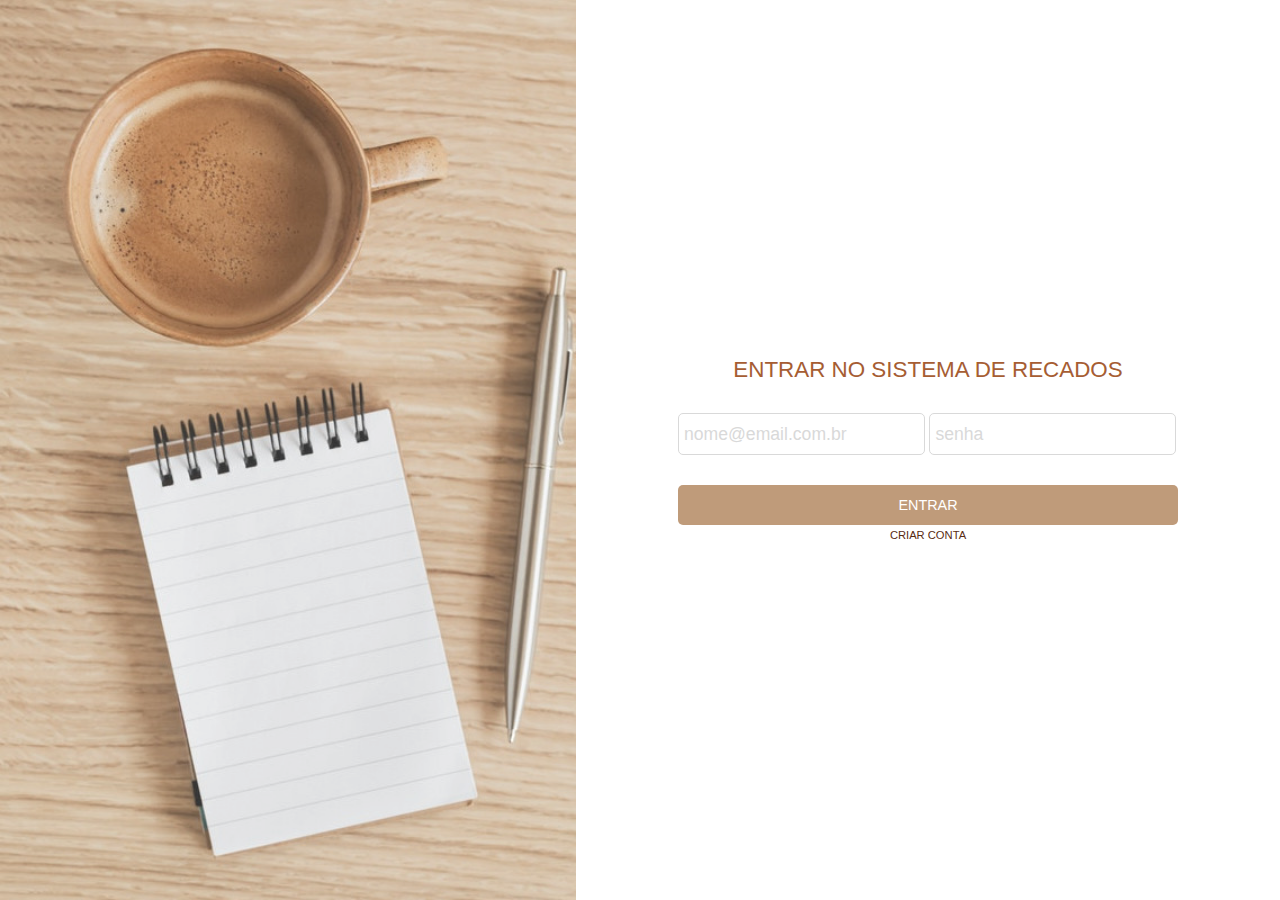
<file: index.html>
<!DOCTYPE html>
<html lang="pt-BR">
<head>
    <meta charset="UTF-8">
    <meta http-equiv="X-UA-Compatible" content="IE=edge">
    <meta name="viewport" content="width=device-width, initial-scale=1.0">
    <link rel="stylesheet" href="./css/style.css">
    <link rel="shortcut icon" href="./images/favicon.ico" type="image/x-icon">
    <title>Sistema de Recados</title>
</head>
<body>
    <main>
        <section id="coluna1"></section>

        <section id="coluna2">
            <div id="div-principal">

                <h2 id="texto-titulo">ENTRAR NO SISTEMA DE RECADOS</h2>

                <form id="form-login"> 

                    <input 
                    type="email" 
                    class= "input-login" 
                    name="input-email" 
                    id="input-email" 
                    placeholder="nome@email.com.br">              
                                       
                    <input 
                    type="password" 
                    class= "input-login" 
                    name="input-senha" 
                    id="input-senha" 
                    placeholder="senha">
                
                    <input type="submit" class="btn" value="ENTRAR">

                </form>

                <div><a id="link-criar" href="./signup.html">CRIAR CONTA</a></div>
            </div>  
        </section>
    </main>
    <script src="./script/index.js"></script>
</body>
</html>
</file>
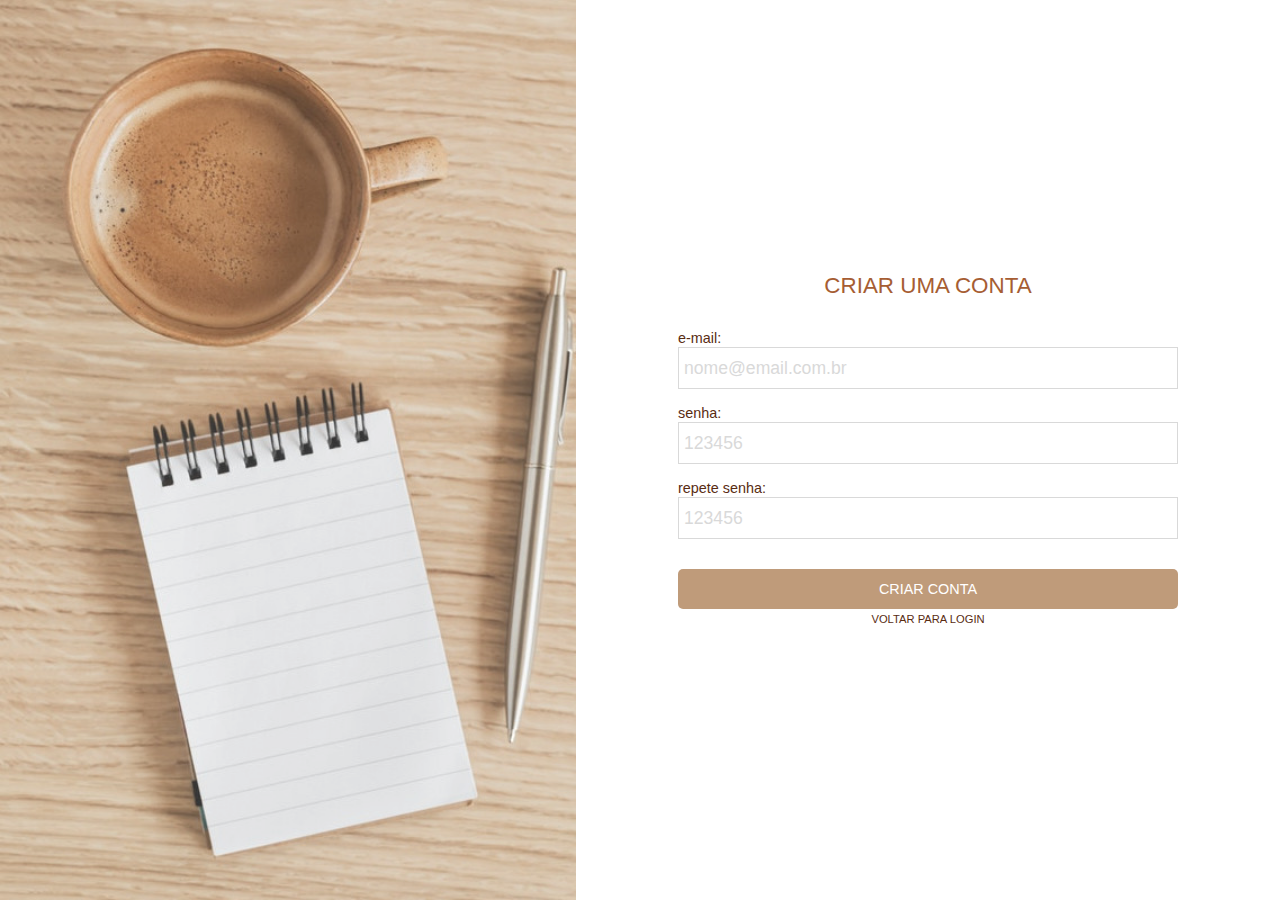
<file: signup.html>
<!DOCTYPE html>
<html lang="pt-BR">
<head>
    <meta charset="UTF-8">
    <meta http-equiv="X-UA-Compatible" content="IE=edge">
    <meta name="viewport" content="width=device-width, initial-scale=1.0">
    <link rel="stylesheet" href="./css/style.css">
    <link rel="shortcut icon" href="favicon.ico" type="image/x-icon">
    <title>Criar Conta</title>
</head>
<body> 
    <main>
        <section id="coluna1"></section>

        <section id="coluna2">
            <div id="div-principal">

                <h2 id="texto-criar">CRIAR UMA CONTA</h2>

                <form id="form-signup">

                    <label for="signup-email" id="label-input-email" >e-mail:</label>
                    <input 
                        type="email" 
                        name="input-email"
                        class="input-signup"
                        id="input-signup-email"
                        placeholder="nome@email.com.br">
                
                    <label for="signup-senha" id="label-input-senha">senha:</label>
                    <input 
                        type="password" 
                        name="signup-senha" 
                        class="input-signup" 
                        id="input-signup-senha" 
                        placeholder="123456">

                    <label for="signup-senha" id="label-input-repete-senha">repete senha:</label>
                    <input 
                        type="password" 
                        name="signup-repete-senha" 
                        class="input-signup" 
                        id="input-signup-repete-senha" 
                        placeholder="123456">
                
                    <input id="btn-criar" type="submit" class="btn" value="CRIAR CONTA">                    
                    
                </form> 

                <div><a id="link-voltar" href="./index.html">VOLTAR PARA LOGIN</a> </div>           
            </div>        
        </section>
    </main>
    <script src="./script/signup.js"></script>
</body>
</html>
</file>
<file: css/style.css>
:root {
    --cor0: #ffffff;
    --cor1: #d9d9d9;
    --cor2: #bf9b7a;
    --cor3: #d9bb90;
    --cor4: #592c12;
    --cor5: #a65d33;
}

* {
    margin: 0px;
    padding: 0px;
    border: 0px;
    font-family: sans-serif;
}

body {
    width: 100vw;
    height: 100vh;    
    position: relative;    
}
 
#coluna1 {
    width: 45vw;
    height: 100vh; 
    background-image:url(../images/capa.jpg);
    opacity: 80%;
    background-size: cover;    
    position: absolute;
    left: 0;
}

#coluna2 {
    width: 55vw;
    height: 100vh;        
    position: absolute;
    right: 0; 
    display: flex;
    align-items: flex-end;
    justify-content: center;       
}

#div-principal {
    margin: auto;
    text-align: center;
}

h2 {
    color: var(--cor5);
    font: normal normal lighter 1.4em sans-serif;
    display: block;
    text-align: center;
    margin-bottom: 30px;
}

input{
    padding: 0px 5px;
}

input.input-login {
    width: 235px;
    height: 40px;
    border: 1px var(--cor1) solid; 
    border-radius: 5px;  
    font-size: 1.1em;
}

input.btn {
    margin-top: 30px;
    display: block;
    width: 500px;
    height: 40px;
    background-color: var(--cor2);
    border: none;
    border-radius: 5px;
    color: var(--cor0); 
    font: normal normal lighter 0.9em Helvetica, sans-serif; 
    cursor: pointer;  
}

input.btn:hover {
    background-color: var(--cor3);
}

::placeholder{
    color: var(--cor1);
    font-weight: lighter;
}

a {
    text-decoration: none;
    color: var(--cor4);
    font: normal normal lighter 0.7em Helvetica, sans-serif; 
}

a:hover{
    font-weight: bolder;
}

/* ---------------- CADASTRO ---------------- */

form {
    text-align: left;
}

label {
    color: var(--cor4);
    font-size: 0.9em;   
}

input.input-signup {
    display: block;
    width: 488px;
    height: 40px;
    border: 1px var(--cor1) solid;
    margin-bottom: 15px;  
    font-size: 1.1em;  
}

/* ----------------- PAINEL ----------------- */
section.painel {
    max-width: 100vw;
    height: 100vh;   
}

div.painel-dados {
    height: 80px;
    padding: 30px;
    background-color: var(--cor1);
}

div.painel-recados {
    padding: 30px;
    background-color: var(--cor0);
    display: block;
    position: relative;
    justify-content: center;
}

#titulo-pagina {
    color: var(--cor5);
    font: normal normal lighter 1.4em sans-serif;
    display: block;
    text-align: left;
    margin-bottom: 5px;
}

div.div-logout {
    display: flex;
    justify-content: flex-end;
}

#link-logout {    
    color: var(--cor5);
}

#form-painel {
    display: flex;
    justify-content:space-between; 
}

#input-numero-id {
    width: 100px;   
    border-radius: 5px;    
}

#input-desc {
    width: 400px; 
    border-radius: 5px;    
}

#input-det {
    display: flex;
    width: 800px;       
    border-radius: 5px;    
}

#btn-salvar {
    width: 100px;
    height: 40px;
    margin-top: 0;
}

#tabela-recados {
    width: 95%;    
    max-width: 100vw;  
    position: absolute;
    border-collapse: collapse;
    text-indent: 10px;
}

#th-codigo{
    width: 150px;
}

#th-descricao{
    width:450px;
}

#th-detalhamento{
    width: 600px;
}

.linha {
    height: 35px; 
    border-top: 0; 
    border-bottom: 1px solid var(--cor1);
    border-left: 0;
    border-right: 0;
    font-size: 0.9em;
}

.linha:hover{
    background-color: var(--cor1);
    color: var(--cor4);    
}

input.btn-registros {
    width: 80px;
    height: 25px;  
    border-radius: 10px;  
}

input.btn-registros:hover {
    cursor: pointer;
}

#linha-inicial{
    text-align: center;
    color: var(--cor1);
}

th {    
    height: 38px;
    color: var(--cor0);
    background-color: var(--cor3);
    border-left: 0;
    border-right: 0;  
    text-align: left;  
    font-size: 1.1em; 
}
</file>
